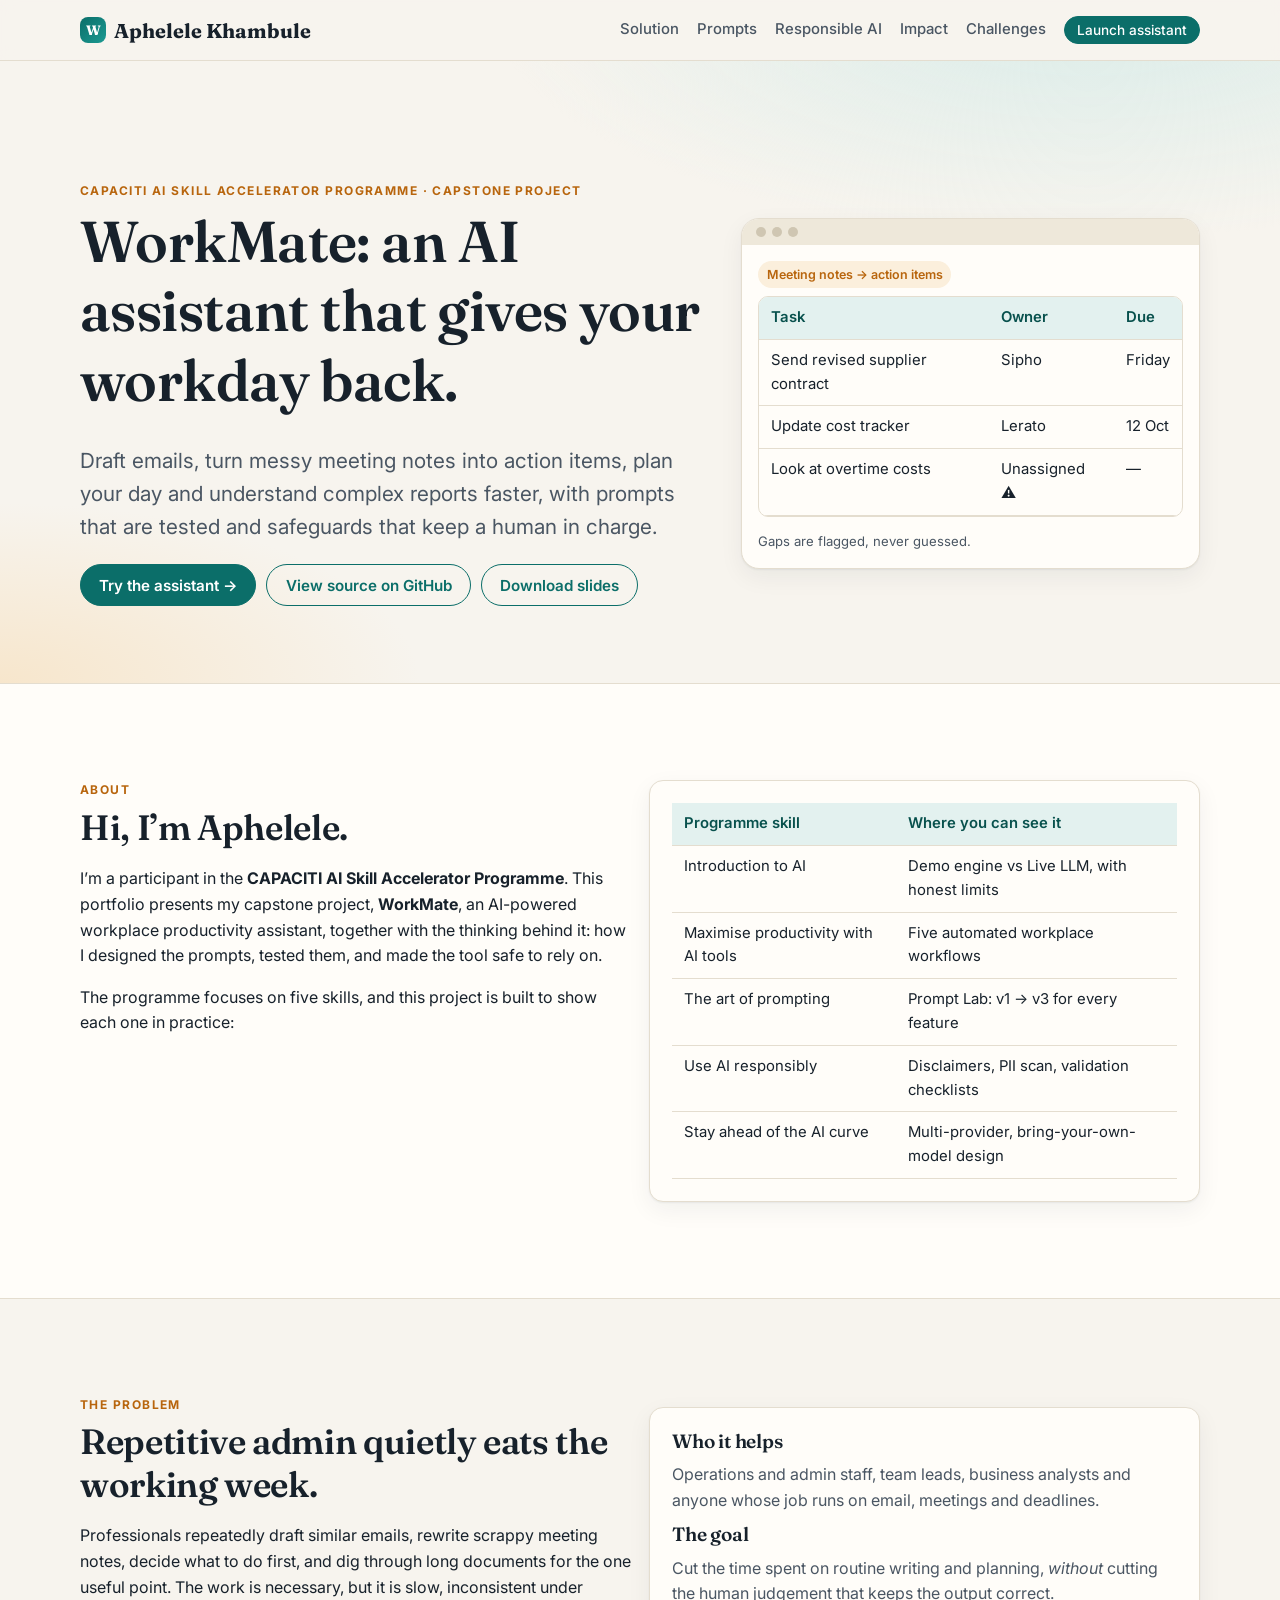
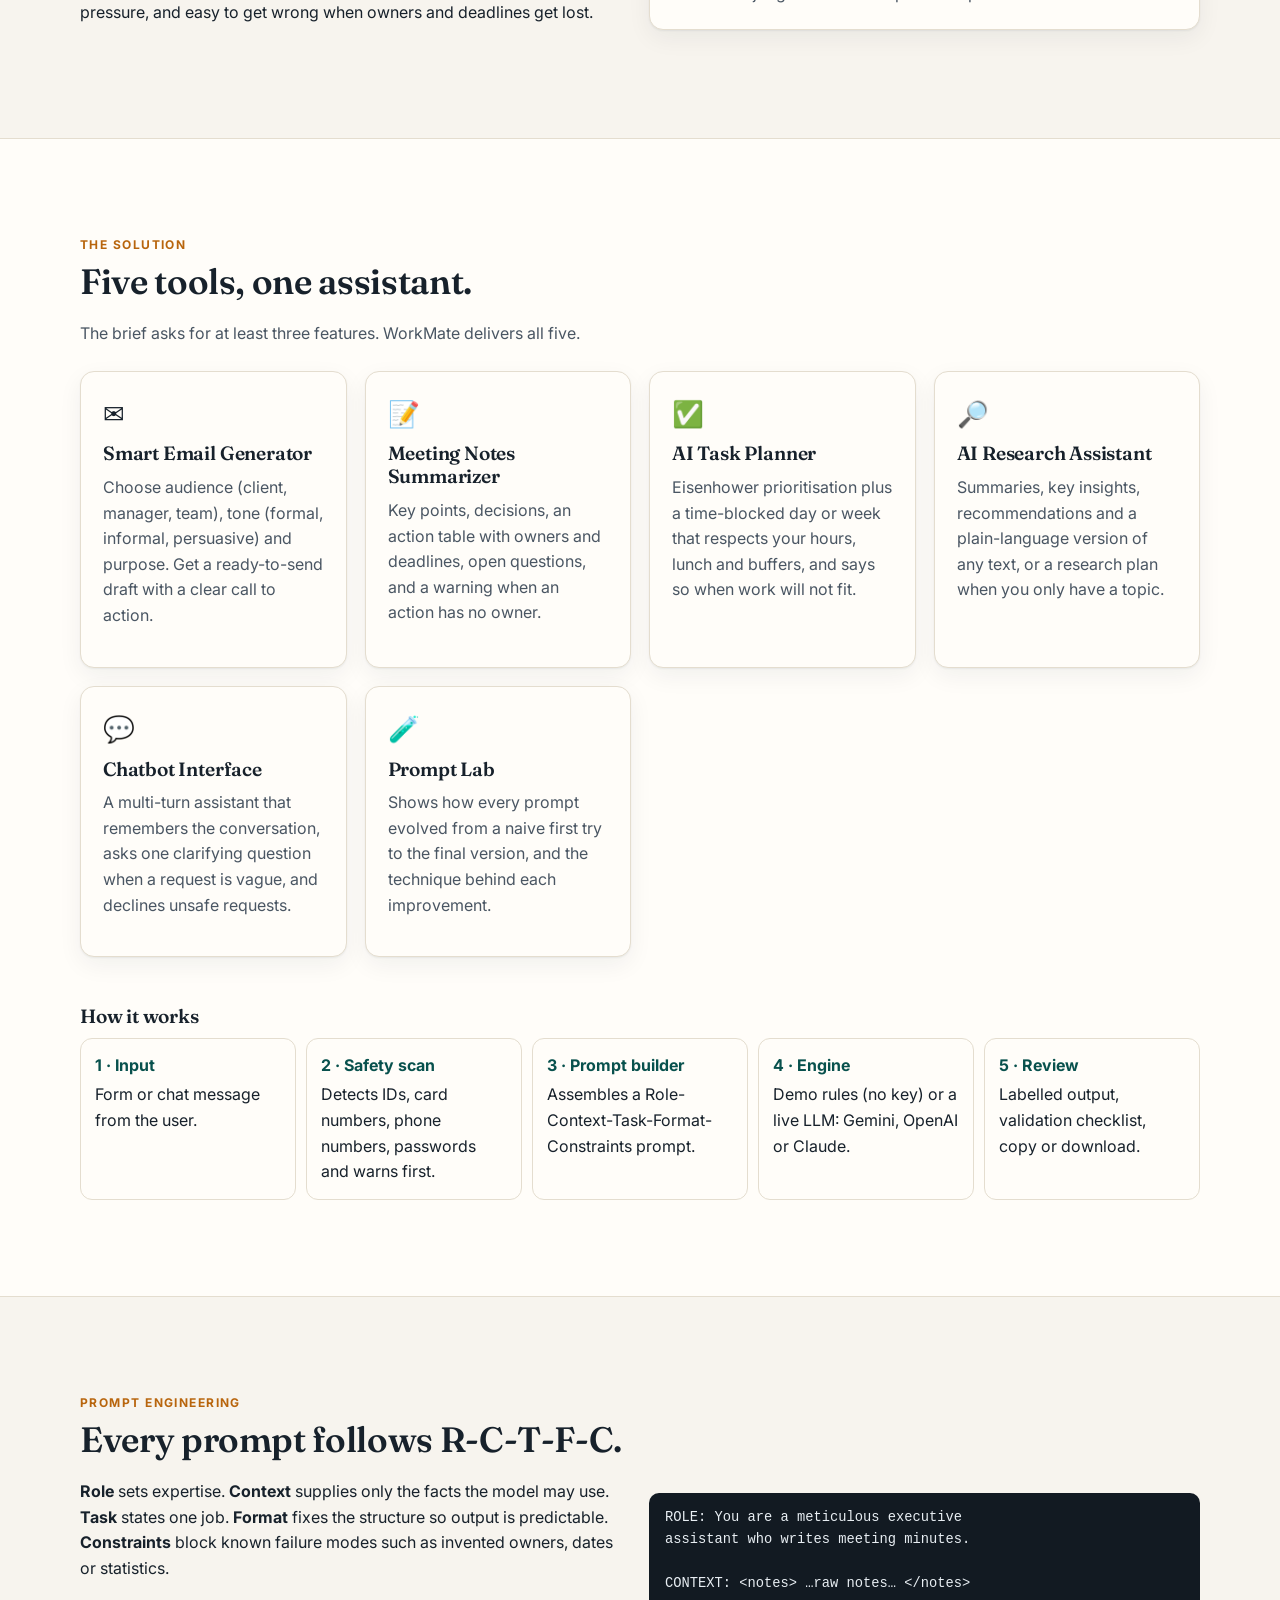
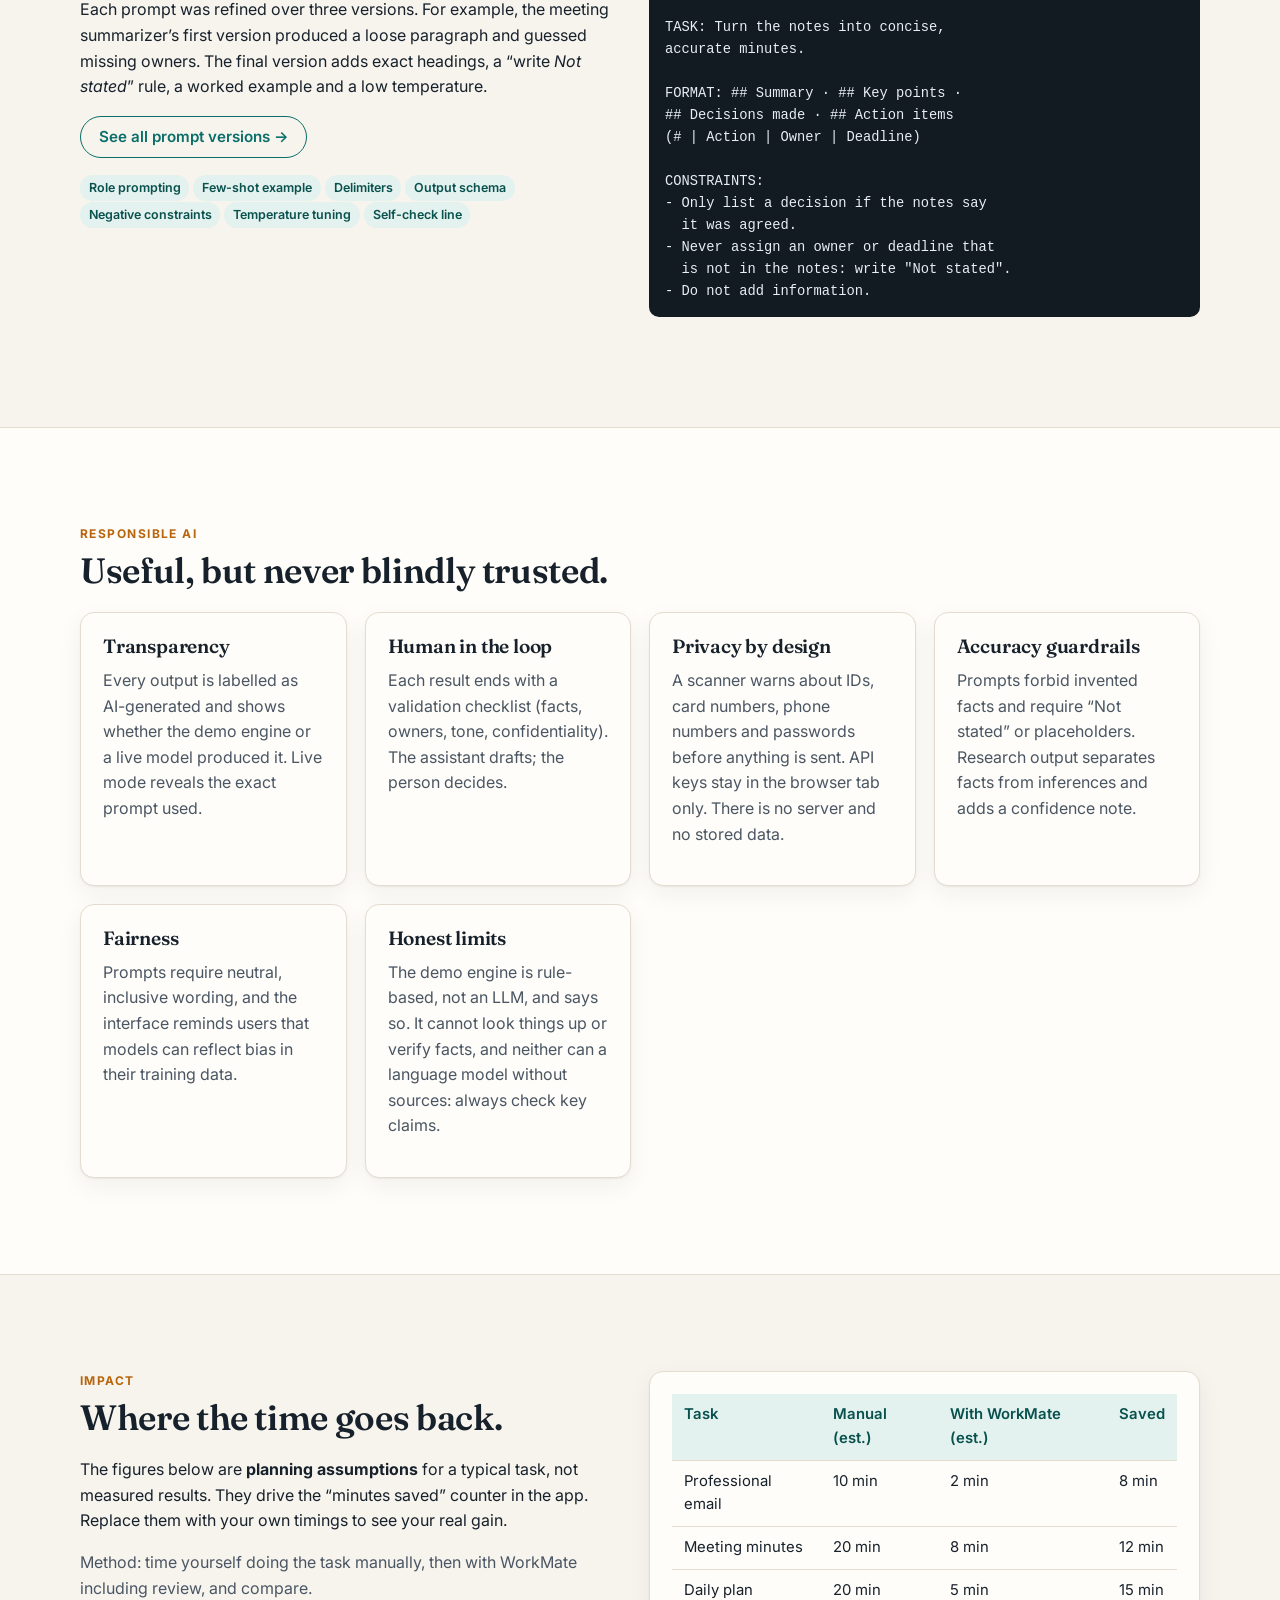
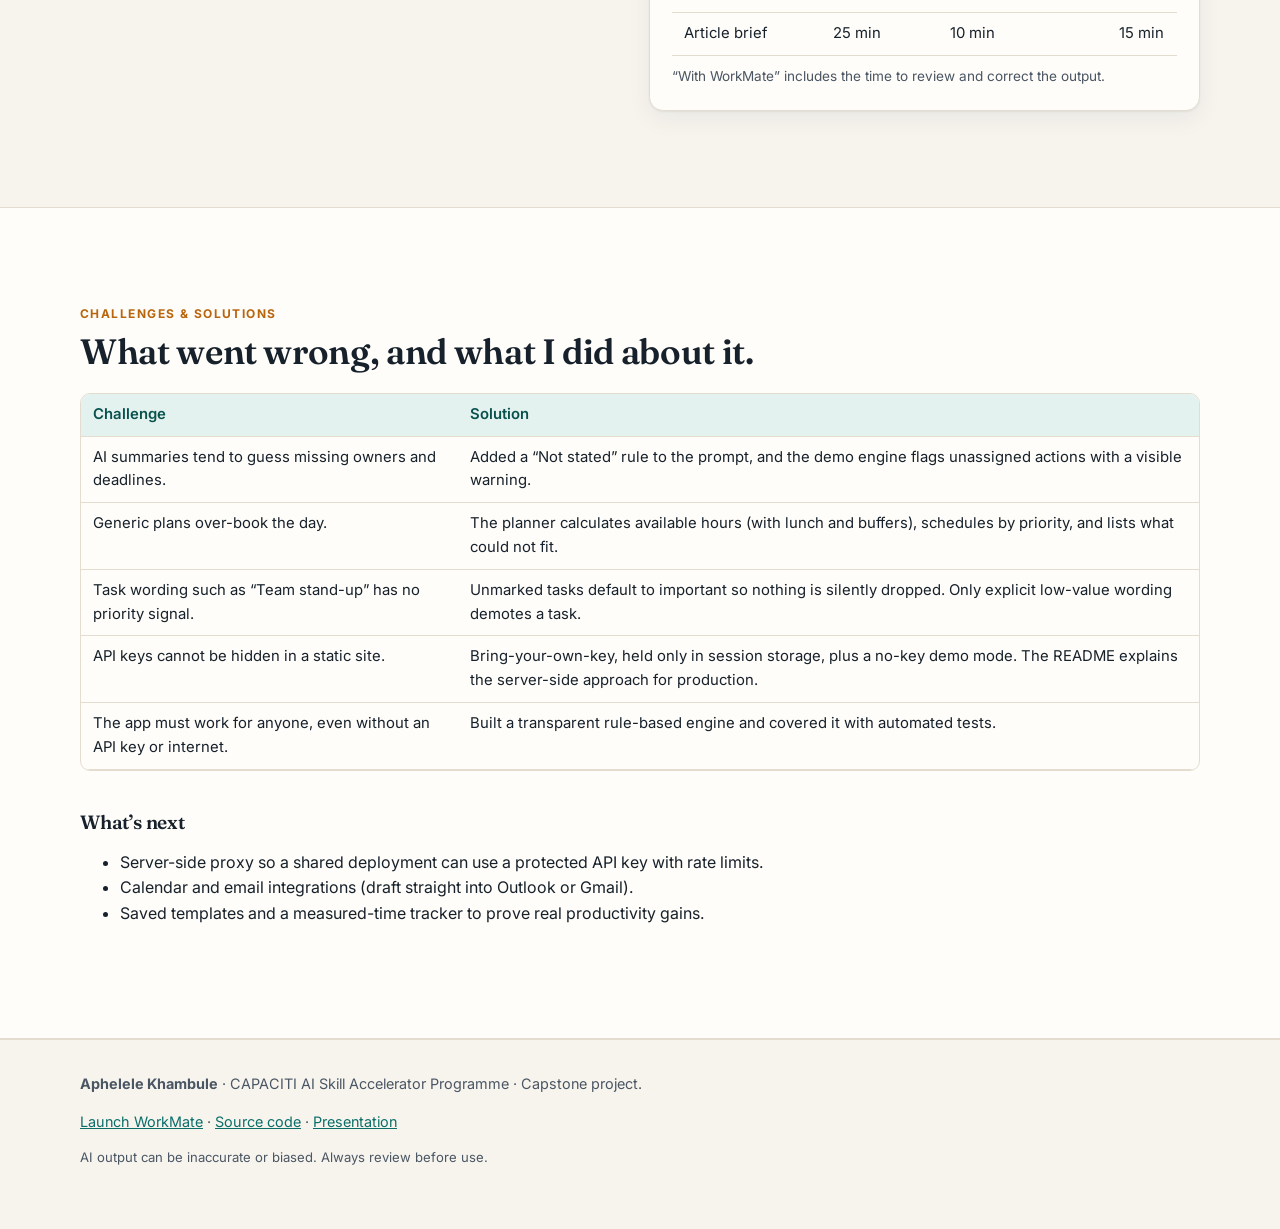
<file: index.html>
<!doctype html>
<html lang="en">
<head>
<meta charset="utf-8">
<meta name="viewport" content="width=device-width, initial-scale=1">
<title>Aphelele Khambule – AI Productivity Assistant Portfolio</title>
<meta name="description" content="Portfolio of Aphelele Khambule: WorkMate, an AI-powered workplace productivity assistant built for the CAPACITI AI Skill Accelerator Programme.">
<meta property="og:title" content="WorkMate – AI Workplace Productivity Assistant">
<meta property="og:description" content="Email generator, meeting summarizer, task planner, research assistant and chatbot, built with prompt engineering and responsible-AI safeguards.">
<link rel="icon" href="data:image/svg+xml,%3Csvg xmlns='http://www.w3.org/2000/svg' viewBox='0 0 32 32'%3E%3Crect width='32' height='32' rx='8' fill='%230b6e69'/%3E%3Ctext x='16' y='22' font-size='18' text-anchor='middle' fill='white' font-family='Georgia' font-weight='bold'%3EW%3C/text%3E%3C/svg%3E">
<link rel="preconnect" href="https://fonts.googleapis.com">
<link rel="preconnect" href="https://fonts.gstatic.com" crossorigin>
<link href="https://fonts.googleapis.com/css2?family=Fraunces:opsz,wght@9..144,600;9..144,700&family=Inter:wght@400;500;600;700&display=swap" rel="stylesheet">
<link rel="stylesheet" href="css/style.css">
</head>
<body>
<a class="skip" href="#about">Skip to content</a>
<header class="top">
  <div class="wrap">
    <a class="brand" href="#top"><span class="dot" aria-hidden="true">W</span>Aphelele Khambule</a>
    <nav class="nav" aria-label="Sections">
      <a href="#solution">Solution</a><a href="#prompts">Prompts</a><a href="#responsible">Responsible AI</a><a href="#impact">Impact</a><a href="#challenges">Challenges</a>
      <a class="btn small" href="app.html">Launch assistant</a>
    </nav>
  </div>
</header>

<main id="top">
<section class="hero">
  <div class="wrap hero-grid">
    <div>
      <p class="eyebrow">CAPACITI AI Skill Accelerator Programme · Capstone project</p>
      <h1>WorkMate: an AI assistant that gives your workday back.</h1>
      <p class="lead">Draft emails, turn messy meeting notes into action items, plan your day and understand complex reports faster, with prompts that are tested and safeguards that keep a human in charge.</p>
      <div class="actions">
        <a class="btn" href="app.html">Try the assistant →</a>
        <a class="btn ghost" id="repoLink" href="https://github.com/ApheleleKhambule/AI-Productivity-Assistant">View source on GitHub</a>
        <a class="btn ghost" href="presentation/WorkMate-Presentation.pptx" download>Download slides</a>
      </div>
    </div>
    <div class="mock" aria-hidden="true">
      <div class="bar"><i></i><i></i><i></i></div>
      <div class="body">
        <span class="pill amber">Meeting notes → action items</span>
        <div class="tablewrap"><table>
          <thead><tr><th>Task</th><th>Owner</th><th>Due</th></tr></thead>
          <tbody>
            <tr><td>Send revised supplier contract</td><td>Sipho</td><td>Friday</td></tr>
            <tr><td>Update cost tracker</td><td>Lerato</td><td>12 Oct</td></tr>
            <tr><td>Look at overtime costs</td><td>Unassigned ⚠</td><td>—</td></tr>
          </tbody></table></div>
        <p class="muted" style="margin:0;font-size:.82rem">Gaps are flagged, never guessed.</p>
      </div>
    </div>
  </div>
</section>

<section id="about" class="band">
  <div class="wrap grid g2" style="align-items:start">
    <div>
      <p class="eyebrow">About</p>
      <h2>Hi, I’m Aphelele.</h2>
      <p>I’m a participant in the <strong>CAPACITI AI Skill Accelerator Programme</strong>. This portfolio presents my capstone project, <strong>WorkMate</strong>, an AI-powered workplace productivity assistant, together with the thinking behind it: how I designed the prompts, tested them, and made the tool safe to rely on.</p>
      <p>The programme focuses on five skills, and this project is built to show each one in practice:</p>
    </div>
    <div class="card">
      <table>
        <thead><tr><th>Programme skill</th><th>Where you can see it</th></tr></thead>
        <tbody>
          <tr><td>Introduction to AI</td><td>Demo engine vs Live LLM, with honest limits</td></tr>
          <tr><td>Maximise productivity with AI tools</td><td>Five automated workplace workflows</td></tr>
          <tr><td>The art of prompting</td><td>Prompt Lab: v1 → v3 for every feature</td></tr>
          <tr><td>Use AI responsibly</td><td>Disclaimers, PII scan, validation checklists</td></tr>
          <tr><td>Stay ahead of the AI curve</td><td>Multi-provider, bring-your-own-model design</td></tr>
        </tbody>
      </table>
    </div>
  </div>
</section>

<section id="problem">
  <div class="wrap grid g2" style="align-items:center">
    <div>
      <p class="eyebrow">The problem</p>
      <h2>Repetitive admin quietly eats the working week.</h2>
      <p>Professionals repeatedly draft similar emails, rewrite scrappy meeting notes, decide what to do first, and dig through long documents for the one useful point. The work is necessary, but it is slow, inconsistent under pressure, and easy to get wrong when owners and deadlines get lost.</p>
    </div>
    <div class="card">
      <h3>Who it helps</h3>
      <p class="muted" style="margin-bottom:.6em">Operations and admin staff, team leads, business analysts and anyone whose job runs on email, meetings and deadlines.</p>
      <h3>The goal</h3>
      <p class="muted" style="margin:0">Cut the time spent on routine writing and planning, <em>without</em> cutting the human judgement that keeps the output correct.</p>
    </div>
  </div>
</section>

<section id="solution" class="band">
  <div class="wrap">
    <p class="eyebrow">The solution</p>
    <h2>Five tools, one assistant.</h2>
    <p class="muted" style="max-width:62ch">The brief asks for at least three features. WorkMate delivers all five.</p>
    <div class="grid g3" style="margin-top:24px">
      <a class="card" href="app.html#email" style="text-decoration:none;color:inherit"><span class="icon" aria-hidden="true">✉️</span><h3>Smart Email Generator</h3><p class="muted">Choose audience (client, manager, team), tone (formal, informal, persuasive) and purpose. Get a ready-to-send draft with a clear call to action.</p></a>
      <a class="card" href="app.html#meeting" style="text-decoration:none;color:inherit"><span class="icon" aria-hidden="true">📝</span><h3>Meeting Notes Summarizer</h3><p class="muted">Key points, decisions, an action table with owners and deadlines, open questions, and a warning when an action has no owner.</p></a>
      <a class="card" href="app.html#planner" style="text-decoration:none;color:inherit"><span class="icon" aria-hidden="true">✅</span><h3>AI Task Planner</h3><p class="muted">Eisenhower prioritisation plus a time-blocked day or week that respects your hours, lunch and buffers, and says so when work will not fit.</p></a>
      <a class="card" href="app.html#research" style="text-decoration:none;color:inherit"><span class="icon" aria-hidden="true">🔎</span><h3>AI Research Assistant</h3><p class="muted">Summaries, key insights, recommendations and a plain-language version of any text, or a research plan when you only have a topic.</p></a>
      <a class="card" href="app.html#chat" style="text-decoration:none;color:inherit"><span class="icon" aria-hidden="true">💬</span><h3>Chatbot Interface</h3><p class="muted">A multi-turn assistant that remembers the conversation, asks one clarifying question when a request is vague, and declines unsafe requests.</p></a>
      <a class="card" href="app.html#lab" style="text-decoration:none;color:inherit"><span class="icon" aria-hidden="true">🧪</span><h3>Prompt Lab</h3><p class="muted">Shows how every prompt evolved from a naive first try to the final version, and the technique behind each improvement.</p></a>
    </div>

    <h3 style="margin-top:48px">How it works</h3>
    <div class="flow" role="list">
      <div role="listitem"><b>1 · Input</b>Form or chat message from the user.</div>
      <div role="listitem"><b>2 · Safety scan</b>Detects IDs, card numbers, phone numbers, passwords and warns first.</div>
      <div role="listitem"><b>3 · Prompt builder</b>Assembles a Role-Context-Task-Format-Constraints prompt.</div>
      <div role="listitem"><b>4 · Engine</b>Demo rules (no key) or a live LLM: Gemini, OpenAI or Claude.</div>
      <div role="listitem"><b>5 · Review</b>Labelled output, validation checklist, copy or download.</div>
    </div>
  </div>
</section>

<section id="prompts">
  <div class="wrap">
    <p class="eyebrow">Prompt engineering</p>
    <h2>Every prompt follows R-C-T-F-C.</h2>
    <div class="grid g2">
      <div>
        <p><strong>Role</strong> sets expertise. <strong>Context</strong> supplies only the facts the model may use. <strong>Task</strong> states one job. <strong>Format</strong> fixes the structure so output is predictable. <strong>Constraints</strong> block known failure modes such as invented owners, dates or statistics.</p>
        <p>Each prompt was refined over three versions. For example, the meeting summarizer’s first version produced a loose paragraph and guessed missing owners. The final version adds exact headings, a “write <em>Not stated</em>” rule, a worked example and a low temperature.</p>
        <p><a class="btn ghost" href="app.html#lab">See all prompt versions →</a></p>
        <p><span class="pill">Role prompting</span> <span class="pill">Few-shot example</span> <span class="pill">Delimiters</span> <span class="pill">Output schema</span> <span class="pill">Negative constraints</span> <span class="pill">Temperature tuning</span> <span class="pill">Self-check line</span></p>
      </div>
      <pre aria-label="Sample prompt">ROLE: You are a meticulous executive
assistant who writes meeting minutes.

CONTEXT: &lt;notes&gt; …raw notes… &lt;/notes&gt;

TASK: Turn the notes into concise,
accurate minutes.

FORMAT: ## Summary · ## Key points ·
## Decisions made · ## Action items
(# | Action | Owner | Deadline)

CONSTRAINTS:
- Only list a decision if the notes say
  it was agreed.
- Never assign an owner or deadline that
  is not in the notes: write "Not stated".
- Do not add information.</pre>
    </div>
  </div>
</section>

<section id="responsible" class="band">
  <div class="wrap">
    <p class="eyebrow">Responsible AI</p>
    <h2>Useful, but never blindly trusted.</h2>
    <div class="grid g3" style="margin-top:20px">
      <div class="card"><h3>Transparency</h3><p class="muted">Every output is labelled as AI-generated and shows whether the demo engine or a live model produced it. Live mode reveals the exact prompt used.</p></div>
      <div class="card"><h3>Human in the loop</h3><p class="muted">Each result ends with a validation checklist (facts, owners, tone, confidentiality). The assistant drafts; the person decides.</p></div>
      <div class="card"><h3>Privacy by design</h3><p class="muted">A scanner warns about IDs, card numbers, phone numbers and passwords before anything is sent. API keys stay in the browser tab only. There is no server and no stored data.</p></div>
      <div class="card"><h3>Accuracy guardrails</h3><p class="muted">Prompts forbid invented facts and require “Not stated” or placeholders. Research output separates facts from inferences and adds a confidence note.</p></div>
      <div class="card"><h3>Fairness</h3><p class="muted">Prompts require neutral, inclusive wording, and the interface reminds users that models can reflect bias in their training data.</p></div>
      <div class="card"><h3>Honest limits</h3><p class="muted">The demo engine is rule-based, not an LLM, and says so. It cannot look things up or verify facts, and neither can a language model without sources: always check key claims.</p></div>
    </div>
  </div>
</section>

<section id="impact">
  <div class="wrap grid g2" style="align-items:start">
    <div>
      <p class="eyebrow">Impact</p>
      <h2>Where the time goes back.</h2>
      <p>The figures below are <strong>planning assumptions</strong> for a typical task, not measured results. They drive the “minutes saved” counter in the app. Replace them with your own timings to see your real gain.</p>
      <p class="muted">Method: time yourself doing the task manually, then with WorkMate including review, and compare.</p>
    </div>
    <div class="card">
      <table>
        <thead><tr><th>Task</th><th>Manual (est.)</th><th>With WorkMate (est.)</th><th>Saved</th></tr></thead>
        <tbody>
          <tr><td>Professional email</td><td>10 min</td><td>2 min</td><td>8 min</td></tr>
          <tr><td>Meeting minutes</td><td>20 min</td><td>8 min</td><td>12 min</td></tr>
          <tr><td>Daily plan</td><td>20 min</td><td>5 min</td><td>15 min</td></tr>
          <tr><td>Article brief</td><td>25 min</td><td>10 min</td><td>15 min</td></tr>
        </tbody>
      </table>
      <p class="muted" style="font-size:.85rem;margin:.8em 0 0">“With WorkMate” includes the time to review and correct the output.</p>
    </div>
  </div>
</section>

<section id="challenges" class="band">
  <div class="wrap">
    <p class="eyebrow">Challenges &amp; solutions</p>
    <h2>What went wrong, and what I did about it.</h2>
    <div class="tablewrap" style="background:var(--card);margin-top:20px"><table>
      <thead><tr><th>Challenge</th><th>Solution</th></tr></thead>
      <tbody>
        <tr><td>AI summaries tend to guess missing owners and deadlines.</td><td>Added a “Not stated” rule to the prompt, and the demo engine flags unassigned actions with a visible warning.</td></tr>
        <tr><td>Generic plans over-book the day.</td><td>The planner calculates available hours (with lunch and buffers), schedules by priority, and lists what could not fit.</td></tr>
        <tr><td>Task wording such as “Team stand-up” has no priority signal.</td><td>Unmarked tasks default to important so nothing is silently dropped. Only explicit low-value wording demotes a task.</td></tr>
        <tr><td>API keys cannot be hidden in a static site.</td><td>Bring-your-own-key, held only in session storage, plus a no-key demo mode. The README explains the server-side approach for production.</td></tr>
        <tr><td>The app must work for anyone, even without an API key or internet.</td><td>Built a transparent rule-based engine and covered it with automated tests.</td></tr>
      </tbody></table></div>

    <h3 style="margin-top:40px">What’s next</h3>
    <ul>
      <li>Server-side proxy so a shared deployment can use a protected API key with rate limits.</li>
      <li>Calendar and email integrations (draft straight into Outlook or Gmail).</li>
      <li>Saved templates and a measured-time tracker to prove real productivity gains.</li>
    </ul>
  </div>
</section>
</main>

<footer>
  <div class="wrap">
    <p><strong>Aphelele Khambule</strong> · CAPACITI AI Skill Accelerator Programme · Capstone project.</p>
    <p><a href="app.html">Launch WorkMate</a> · <a href="https://github.com/ApheleleKhambule/AI-Productivity-Assistant">Source code</a> · <a href="presentation/WorkMate-Presentation.pptx" download>Presentation</a></p>
    <p class="muted" style="font-size:.82rem">AI output can be inaccurate or biased. Always review before use.</p>
  </div>
</footer>
</body>
</html>
</file>
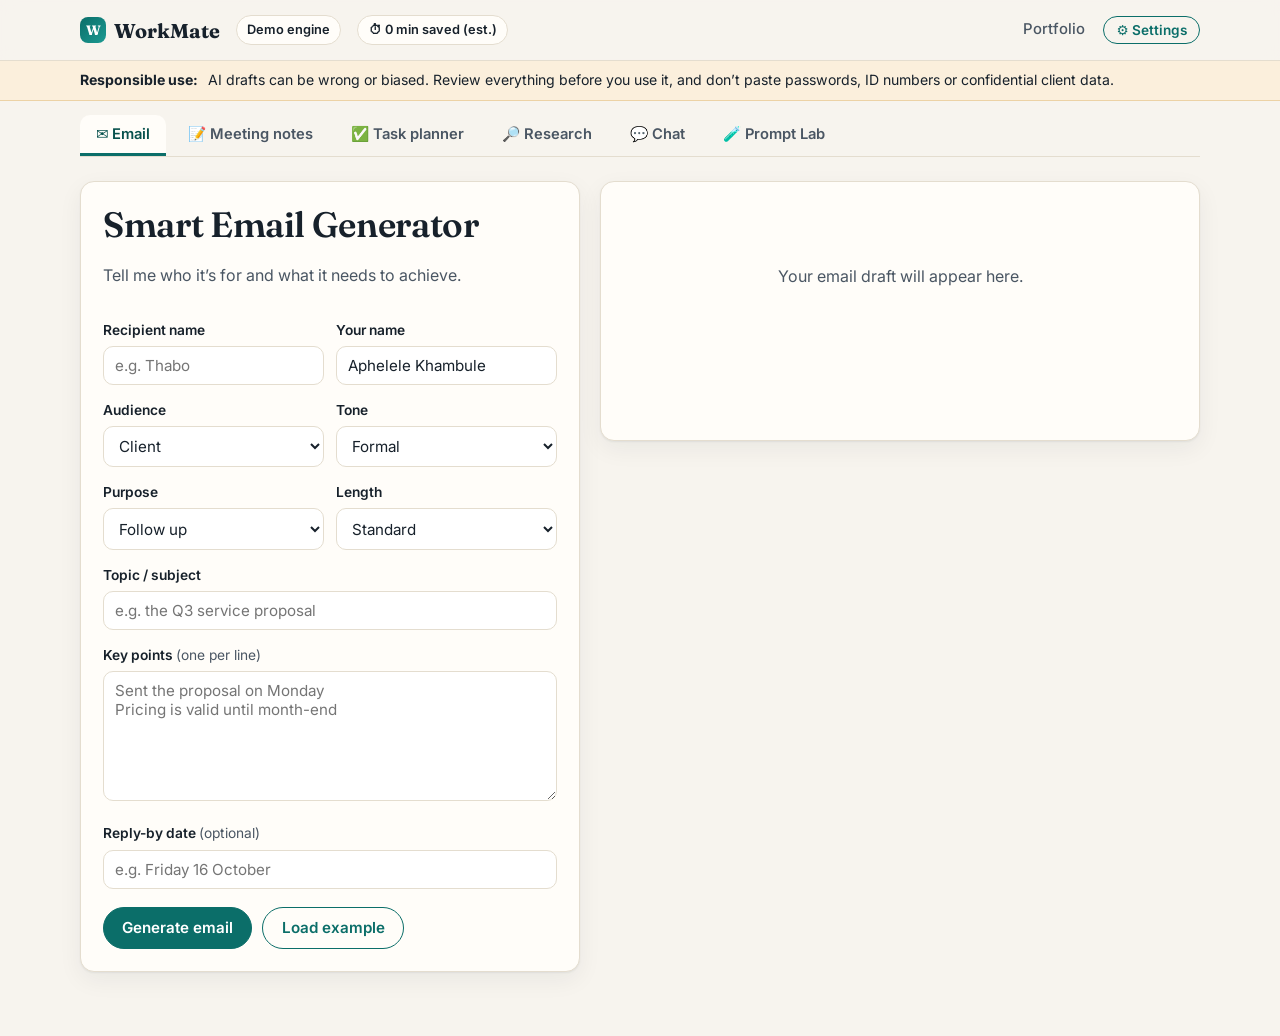
<file: app.html>
<!doctype html>
<html lang="en">
<head>
<meta charset="utf-8">
<meta name="viewport" content="width=device-width, initial-scale=1">
<title>WorkMate – AI Workplace Productivity Assistant</title>
<meta name="description" content="Draft emails, summarise meetings, plan your day and research faster with WorkMate, an AI-powered workplace productivity assistant.">
<link rel="preconnect" href="https://fonts.googleapis.com">
<link rel="preconnect" href="https://fonts.gstatic.com" crossorigin>
<link href="https://fonts.googleapis.com/css2?family=Fraunces:opsz,wght@9..144,600;9..144,700&family=Inter:wght@400;500;600;700&display=swap" rel="stylesheet">
<link rel="stylesheet" href="css/style.css">
</head>
<body>
<a class="skip" href="#main">Skip to the assistant</a>
<header class="top">
  <div class="wrap">
    <a class="brand" href="index.html" aria-label="Back to portfolio"><span class="dot" aria-hidden="true">W</span>WorkMate</a>
    <span class="chip" id="modeChip">Demo engine</span>
    <span class="chip" id="savedChip" title="Rough estimate based on typical manual times – see Impact on the portfolio page">⏱ 0 min saved (est.)</span>
    <nav class="nav" aria-label="Main">
      <a href="index.html">Portfolio</a>
      <button class="btn small ghost" id="openSettings" type="button">⚙ Settings</button>
    </nav>
  </div>
</header>
<div class="notice" role="note">
  <div class="wrap"><strong>Responsible use:</strong> AI drafts can be wrong or biased. Review everything before you use it, and don’t paste passwords, ID numbers or confidential client data.</div>
</div>

<main id="main" class="wrap">
  <div class="tabs" role="tablist" aria-label="Assistant tools">
    <button class="tab" role="tab" id="t-email" aria-controls="p-email" aria-selected="true">✉️ Email</button>
    <button class="tab" role="tab" id="t-meeting" aria-controls="p-meeting" aria-selected="false" tabindex="-1">📝 Meeting notes</button>
    <button class="tab" role="tab" id="t-planner" aria-controls="p-planner" aria-selected="false" tabindex="-1">✅ Task planner</button>
    <button class="tab" role="tab" id="t-research" aria-controls="p-research" aria-selected="false" tabindex="-1">🔎 Research</button>
    <button class="tab" role="tab" id="t-chat" aria-controls="p-chat" aria-selected="false" tabindex="-1">💬 Chat</button>
    <button class="tab" role="tab" id="t-lab" aria-controls="p-lab" aria-selected="false" tabindex="-1">🧪 Prompt Lab</button>
  </div>

  <!-- EMAIL -->
  <div class="panel" id="p-email" role="tabpanel" aria-labelledby="t-email">
    <div class="split">
      <form class="card" data-feature="email" autocomplete="off">
        <h2>Smart Email Generator</h2>
        <p class="muted">Tell me who it’s for and what it needs to achieve.</p>
        <div class="row">
          <div><label for="e-recipient">Recipient name</label><input type="text" id="e-recipient" name="recipient" placeholder="e.g. Thabo"></div>
          <div><label for="e-sender">Your name</label><input type="text" id="e-sender" name="sender" value="Aphelele Khambule"></div>
        </div>
        <div class="row">
          <div><label for="e-audience">Audience</label><select id="e-audience" name="audience"><option value="client">Client</option><option value="manager">Manager</option><option value="team">Team</option></select></div>
          <div><label for="e-tone">Tone</label><select id="e-tone" name="tone"><option value="formal">Formal</option><option value="informal">Informal</option><option value="persuasive">Persuasive</option></select></div>
        </div>
        <div class="row">
          <div><label for="e-purpose">Purpose</label><select id="e-purpose" name="purpose"><option value="followup">Follow up</option><option value="request">Make a request</option><option value="update">Give an update</option><option value="meeting">Request a meeting</option><option value="apology">Apologise</option><option value="intro">Introduce</option><option value="thanks">Say thank you</option></select></div>
          <div><label for="e-length">Length</label><select id="e-length" name="length"><option value="standard">Standard</option><option value="short">Short</option></select></div>
        </div>
        <label for="e-subject">Topic / subject</label><input type="text" id="e-subject" name="subject" placeholder="e.g. the Q3 service proposal" required>
        <label for="e-details">Key points <span class="hint">(one per line)</span></label><textarea id="e-details" name="details" placeholder="Sent the proposal on Monday&#10;Pricing is valid until month-end"></textarea>
        <label for="e-deadline">Reply-by date <span class="hint">(optional)</span></label><input type="text" id="e-deadline" name="deadline" placeholder="e.g. Friday 16 October">
        <div class="actions"><button class="btn" type="submit">Generate email</button><button class="btn ghost" type="button" data-example="email">Load example</button></div>
      </form>
      <div class="card out" id="out-email" aria-live="polite"><div class="placeholder">Your email draft will appear here.</div></div>
    </div>
  </div>

  <!-- MEETING -->
  <div class="panel" id="p-meeting" role="tabpanel" aria-labelledby="t-meeting" hidden>
    <div class="split">
      <form class="card" data-feature="meeting">
        <h2>Meeting Notes Summarizer</h2>
        <p class="muted">Paste messy notes. I’ll pull out key points, decisions, action items, owners and deadlines.</p>
        <label for="m-notes">Meeting notes</label>
        <textarea id="m-notes" name="notes" style="min-height:280px" placeholder="Weekly Ops Meeting&#10;Attendees: Sipho, Lerato, Naledi&#10;..." required></textarea>
        <div class="actions"><button class="btn" type="submit">Summarise notes</button><button class="btn ghost" type="button" data-example="meeting">Load example</button></div>
      </form>
      <div class="card out" id="out-meeting" aria-live="polite"><div class="placeholder">Your meeting summary will appear here.</div></div>
    </div>
  </div>

  <!-- PLANNER -->
  <div class="panel" id="p-planner" role="tabpanel" aria-labelledby="t-planner" hidden>
    <div class="split">
      <form class="card" data-feature="planner">
        <h2>AI Task Planner</h2>
        <p class="muted">One task per line. Add a duration (<code>2h</code>, <code>30m</code>) and words like <code>urgent</code> or <code>important</code> to guide priority.</p>
        <label for="p-tasks">Tasks</label>
        <textarea id="p-tasks" name="tasks" style="min-height:200px" placeholder="Prepare client report 2h urgent&#10;Team stand-up 15m&#10;Review budget 1h important" required></textarea>
        <div class="row">
          <div><label for="p-mode">Plan</label><select id="p-mode" name="mode"><option value="daily">Daily</option><option value="weekly">Weekly (Mon–Fri)</option></select></div>
          <div><label for="p-start">Day starts</label><input type="time" id="p-start" name="start" value="08:00"></div>
          <div><label for="p-end">Day ends</label><input type="time" id="p-end" name="end" value="16:30"></div>
          <div><label for="p-break">Buffer (min)</label><input type="number" id="p-break" name="breakMins" value="10" min="0" max="60"></div>
        </div>
        <div class="checkrow"><input type="checkbox" id="p-lunch" name="lunch" checked><label for="p-lunch" style="margin:0;font-weight:500">Reserve lunch 12:30–13:00</label></div>
        <div class="actions"><button class="btn" type="submit">Build my plan</button><button class="btn ghost" type="button" data-example="planner">Load example</button></div>
      </form>
      <div class="card out" id="out-planner" aria-live="polite"><div class="placeholder">Your prioritised plan will appear here.</div></div>
    </div>
  </div>

  <!-- RESEARCH -->
  <div class="panel" id="p-research" role="tabpanel" aria-labelledby="t-research" hidden>
    <div class="split">
      <form class="card" data-feature="research">
        <h2>AI Research Assistant</h2>
        <p class="muted">Paste an article or report to summarise, or just enter a topic to get a research plan.</p>
        <label for="r-topic">Topic / question</label><input type="text" id="r-topic" name="topic" placeholder="e.g. Hybrid work and productivity">
        <label for="r-text">Article or report text <span class="hint">(optional)</span></label>
        <textarea id="r-text" name="text" style="min-height:220px" placeholder="Paste the text here…"></textarea>
        <label for="r-level">Explain at</label><select id="r-level" name="level"><option value="plain">Plain language</option><option value="expert">Professional level</option></select>
        <div class="actions"><button class="btn" type="submit">Research</button><button class="btn ghost" type="button" data-example="research">Load example</button></div>
      </form>
      <div class="card out" id="out-research" aria-live="polite"><div class="placeholder">Your research brief will appear here.</div></div>
    </div>
  </div>

  <!-- CHAT -->
  <div class="panel" id="p-chat" role="tabpanel" aria-labelledby="t-chat" hidden>
    <div class="card chatbox">
      <div class="msgs" id="msgs" aria-live="polite" aria-label="Conversation"></div>
      <div class="suggest" id="suggest"></div>
      <form class="chatform" id="chatform">
        <label for="chatin" class="sr" style="position:absolute;left:-999px">Message</label>
        <textarea id="chatin" placeholder="Ask WorkMate… (Enter to send, Shift+Enter for a new line)" rows="1"></textarea>
        <button class="btn" type="submit" id="sendBtn">Send</button>
        <button class="btn ghost" type="button" id="clearChat" title="Start a new conversation">New</button>
      </form>
    </div>
  </div>

  <!-- PROMPT LAB -->
  <div class="panel" id="p-lab" role="tabpanel" aria-labelledby="t-lab" hidden>
    <h2>Prompt Lab</h2>
    <p class="muted" style="max-width:70ch">Every prompt follows the <strong>R-C-T-F-C</strong> pattern: <strong>R</strong>ole · <strong>C</strong>ontext · <strong>T</strong>ask · <strong>F</strong>ormat · <strong>C</strong>onstraints. Below is how each one evolved from a naive first attempt (v1) to the version used in Live AI mode. In Live mode, the exact prompt sent is shown under each result.</p>
    <div id="lab" class="grid"></div>
    <h3 style="margin-top:2em">Shared system prompt</h3>
    <pre id="sysprompt"></pre>
  </div>
</main>

<dialog id="settings" aria-labelledby="sTitle">
  <form method="dialog" id="settingsForm">
    <h2 id="sTitle" style="font-size:1.4rem">Settings</h2>
    <p class="muted" style="font-size:.9rem"><strong>Demo engine</strong> works instantly with no key, using transparent rules (not an LLM). <strong>Live AI</strong> sends your text to the provider you choose using your own API key.</p>
    <label for="s-mode">Mode</label>
    <select id="s-mode"><option value="demo">Demo engine (no key needed)</option><option value="live">Live AI (use my API key)</option></select>
    <div id="liveFields">
      <label for="s-provider">Provider</label><select id="s-provider"></select>
      <label for="s-model">Model <span class="hint">(leave blank for default)</span></label><input type="text" id="s-model" autocomplete="off">
      <label for="s-key">API key</label><input type="password" id="s-key" autocomplete="off" placeholder="Paste your key">
      <p class="muted" style="font-size:.82rem;margin-top:6px">Get a key: <a id="keyLink" href="#" target="_blank" rel="noopener">provider console</a>. Your key is kept only in this browser tab (cleared when you close it) and sent only to the provider. Don’t use Live mode on a shared computer.</p>
    </div>
    <div class="actions"><button class="btn" value="save" id="saveSettings">Save</button><button class="btn ghost" value="cancel">Cancel</button></div>
  </form>
</dialog>

<script src="js/engine.js"></script>
<script src="js/prompts.js"></script>
<script src="js/ai.js"></script>
<script src="js/app.js"></script>
</body>
</html>
</file>
<file: css/style.css>
:root {
  --ink: #17212b; --ink-soft: #4a5663; --paper: #f7f4ee; --card: #fffdf9; --line: #e4ddcf;
  --teal: #0b6e69; --teal-dark: #08514d; --teal-tint: #e3f1ef; --amber: #b8650d; --amber-tint: #fbefdc;
  --red: #a4262c; --red-tint: #fbe9ea; --radius: 14px; --shadow: 0 1px 2px rgba(23,33,43,.06), 0 8px 24px rgba(23,33,43,.06);
  --serif: 'Fraunces', Georgia, 'Times New Roman', serif; --sans: 'Inter', system-ui, -apple-system, 'Segoe UI', Roboto, sans-serif;
}
* { box-sizing: border-box; }
html { scroll-behavior: smooth; }
body { margin: 0; font-family: var(--sans); color: var(--ink); background: var(--paper); line-height: 1.6; -webkit-font-smoothing: antialiased; }
img, svg { max-width: 100%; }
a { color: var(--teal); }
h1, h2, h3, h4 { font-family: var(--serif); line-height: 1.2; margin: 0 0 .5em; letter-spacing: -.01em; }
h1 { font-size: clamp(2.2rem, 5vw, 3.6rem); font-weight: 600; }
h2 { font-size: clamp(1.6rem, 3vw, 2.2rem); font-weight: 600; }
h3 { font-size: 1.2rem; font-weight: 600; }
p { margin: 0 0 1em; }
:focus-visible { outline: 3px solid var(--amber); outline-offset: 2px; border-radius: 6px; }
.wrap { width: min(1120px, 100% - 32px); margin-inline: auto; }
.skip { position: absolute; left: -999px; top: 8px; background: var(--ink); color: #fff; padding: 8px 14px; border-radius: 8px; z-index: 99; }
.skip:focus { left: 8px; }

/* buttons */
.btn { display: inline-flex; align-items: center; gap: .5em; font: 600 .95rem var(--sans); padding: .7em 1.2em; border-radius: 999px; border: 1.5px solid var(--teal); background: var(--teal); color: #fff; cursor: pointer; text-decoration: none; transition: transform .12s, background .12s; }
.btn:hover { background: var(--teal-dark); transform: translateY(-1px); }
.btn.ghost { background: transparent; color: var(--teal); }
.btn.ghost:hover { background: var(--teal-tint); }
.btn.small { padding: .4em .9em; font-size: .85rem; }
.btn[disabled] { opacity: .55; cursor: progress; transform: none; }

/* header / nav */
.top { position: sticky; top: 0; z-index: 20; background: rgba(247,244,238,.92); backdrop-filter: blur(8px); border-bottom: 1px solid var(--line); }
.top .wrap { display: flex; align-items: center; gap: 16px; min-height: 60px; flex-wrap: wrap; padding-block: 6px; }
.brand { font: 700 1.25rem var(--serif); color: var(--ink); text-decoration: none; display: flex; align-items: center; gap: 8px; }
.brand .dot { width: 26px; height: 26px; border-radius: 8px; background: linear-gradient(135deg, var(--teal), #1c9a92); display: inline-grid; place-items: center; color: #fff; font-size: .85rem; }
.nav { margin-left: auto; display: flex; gap: 6px 18px; flex-wrap: wrap; align-items: center; }
.nav a { color: var(--ink-soft); text-decoration: none; font-weight: 500; font-size: .93rem; }
.nav a:hover { color: var(--teal); }

/* cards & sections */
section { padding: clamp(48px, 8vw, 96px) 0; }
.band { background: var(--card); border-block: 1px solid var(--line); }
.eyebrow { text-transform: uppercase; letter-spacing: .12em; font-size: .75rem; font-weight: 700; color: var(--amber); margin-bottom: .6em; }
.card { background: var(--card); border: 1px solid var(--line); border-radius: var(--radius); padding: 22px; box-shadow: var(--shadow); }
.grid { display: grid; gap: 18px; }
.g2 { grid-template-columns: repeat(auto-fit, minmax(min(100%, 320px), 1fr)); }
.g3 { grid-template-columns: repeat(auto-fit, minmax(min(100%, 250px), 1fr)); }
.pill { display: inline-block; font-size: .78rem; font-weight: 600; padding: .25em .7em; border-radius: 999px; background: var(--teal-tint); color: var(--teal-dark); }
.pill.amber { background: var(--amber-tint); color: var(--amber); }
.muted { color: var(--ink-soft); }
.icon { font-size: 1.6rem; display: block; margin-bottom: 8px; }
table { border-collapse: collapse; width: 100%; font-size: .93rem; }
th, td { text-align: left; padding: 9px 12px; border-bottom: 1px solid var(--line); vertical-align: top; }
th { background: var(--teal-tint); color: var(--teal-dark); font-weight: 600; }
.tablewrap { overflow-x: auto; margin: .6em 0 1em; border: 1px solid var(--line); border-radius: 10px; }
code, pre { font-family: ui-monospace, SFMono-Regular, Menlo, monospace; font-size: .86em; }
pre { background: #121a22; color: #e8eef3; padding: 14px 16px; border-radius: 10px; overflow-x: auto; white-space: pre-wrap; }
:not(pre) > code { background: var(--amber-tint); padding: .1em .4em; border-radius: 5px; }

/* app */
.notice { background: var(--amber-tint); border-bottom: 1px solid #ecd2a5; font-size: .88rem; }
.notice .wrap { padding-block: 8px; display: flex; gap: 10px; align-items: center; flex-wrap: wrap; }
.chip { font-size: .8rem; font-weight: 600; padding: .3em .8em; border-radius: 999px; background: var(--card); border: 1px solid var(--line); white-space: nowrap; }
.chip.live { background: var(--teal-tint); border-color: #b5d9d5; color: var(--teal-dark); }
.tabs { display: flex; gap: 6px; overflow-x: auto; padding: 14px 0 0; border-bottom: 1px solid var(--line); scrollbar-width: thin; }
.tab { font: 600 .92rem var(--sans); border: 0; background: transparent; color: var(--ink-soft); padding: 10px 16px; border-radius: 10px 10px 0 0; cursor: pointer; white-space: nowrap; border-bottom: 3px solid transparent; }
.tab:hover { color: var(--teal); }
.tab[aria-selected="true"] { color: var(--teal-dark); border-bottom-color: var(--teal); background: var(--card); }
.panel { padding: 24px 0 64px; }
.panel[hidden] { display: none; }
.split { display: grid; gap: 20px; grid-template-columns: minmax(0, 5fr) minmax(0, 6fr); align-items: start; }
@media (max-width: 860px) { .split { grid-template-columns: 1fr; } }
label { display: block; font-weight: 600; font-size: .86rem; margin: 14px 0 5px; }
label .hint { font-weight: 400; color: var(--ink-soft); }
input[type=text], input[type=time], input[type=number], input[type=password], select, textarea { width: 100%; font: 400 .95rem var(--sans); padding: .6em .75em; border: 1.5px solid var(--line); border-radius: 10px; background: #fff; color: var(--ink); }
input:focus, select:focus, textarea:focus { border-color: var(--teal); outline: 3px solid var(--teal-tint); }
textarea { min-height: 130px; resize: vertical; }
.row { display: grid; gap: 12px; grid-template-columns: repeat(auto-fit, minmax(140px, 1fr)); }
.checkrow { display: flex; align-items: center; gap: 8px; font-weight: 500; margin-top: 12px; }
.checkrow input { width: 18px; height: 18px; accent-color: var(--teal); }
.actions { display: flex; gap: 10px; flex-wrap: wrap; margin-top: 18px; }
.out { min-height: 260px; }
.out .placeholder { color: var(--ink-soft); text-align: center; padding: 60px 16px; }
.out h3, .out h4, .out h5 { font-family: var(--sans); color: var(--teal-dark); margin: 1.1em 0 .4em; }
.out h3:first-child, .out h4:first-child { margin-top: 0; }
.out h3 { font-size: 1.15rem; } .out h4 { font-size: 1rem; } .out h5 { font-size: .95rem; }
.out ul, .out ol { margin: 0 0 1em; padding-left: 1.3em; }
.out blockquote { margin: 0 0 1em; padding: 8px 14px; border-left: 4px solid var(--amber); background: var(--amber-tint); border-radius: 0 8px 8px 0; }
.out-head { display: flex; gap: 8px; flex-wrap: wrap; align-items: center; justify-content: space-between; margin-bottom: 12px; }
.check { border-top: 1px dashed var(--line); margin-top: 16px; padding-top: 12px; font-size: .88rem; }
.check .checkrow { margin-top: 6px; font-weight: 400; }
.disclaimer { font-size: .8rem; color: var(--ink-soft); margin-top: 10px; }
.err { background: var(--red-tint); color: var(--red); border: 1px solid #efbcbf; padding: 12px 14px; border-radius: 10px; }
.warn { background: var(--amber-tint); border: 1px solid #ecd2a5; padding: 10px 14px; border-radius: 10px; margin-bottom: 12px; font-size: .9rem; }
.spinner { display: inline-block; width: 16px; height: 16px; border: 2.5px solid #fff5; border-top-color: #fff; border-radius: 50%; animation: spin .7s linear infinite; }
@keyframes spin { to { transform: rotate(360deg); } }
@media (prefers-reduced-motion: reduce) { * { animation-duration: .01ms !important; transition: none !important; scroll-behavior: auto !important; } }

/* chat */
.chatbox { display: flex; flex-direction: column; height: min(640px, 75vh); }
.msgs { flex: 1; overflow-y: auto; padding: 8px 4px; display: flex; flex-direction: column; gap: 12px; }
.msg { max-width: 88%; padding: 10px 14px; border-radius: 16px; font-size: .95rem; }
.msg.bot { background: #fff; border: 1px solid var(--line); border-bottom-left-radius: 4px; align-self: flex-start; }
.msg.me { background: var(--teal); color: #fff; border-bottom-right-radius: 4px; align-self: flex-end; white-space: pre-wrap; }
.msg.bot > *:last-child { margin-bottom: 0; }
.chatform { display: flex; gap: 8px; padding-top: 10px; border-top: 1px solid var(--line); }
.chatform textarea { min-height: 46px; height: 46px; resize: none; }
.suggest { display: flex; gap: 8px; flex-wrap: wrap; margin: 8px 0; }
.suggest button { font: 500 .83rem var(--sans); border: 1px solid var(--line); background: #fff; padding: .35em .8em; border-radius: 999px; cursor: pointer; }
.suggest button:hover { border-color: var(--teal); color: var(--teal); }
dialog { border: 1px solid var(--line); border-radius: var(--radius); padding: 24px; width: min(520px, calc(100% - 32px)); box-shadow: 0 20px 60px rgba(0,0,0,.25); background: var(--card); color: var(--ink); }
dialog::backdrop { background: rgba(23,33,43,.5); }

/* portfolio */
.hero { padding: clamp(56px, 10vw, 120px) 0 clamp(40px, 6vw, 80px); background: radial-gradient(1000px 400px at 85% -10%, #d9ece9 0%, transparent 60%), radial-gradient(700px 300px at 0% 100%, #f7e6cc 0%, transparent 60%); }
.hero .lead { font-size: clamp(1.05rem, 2vw, 1.3rem); color: var(--ink-soft); max-width: 46ch; }
.hero-grid { display: grid; gap: 40px; grid-template-columns: 1.15fr .85fr; align-items: center; }
@media (max-width: 860px) { .hero-grid { grid-template-columns: 1fr; } }
.mock { background: var(--card); border: 1px solid var(--line); border-radius: 18px; box-shadow: var(--shadow); overflow: hidden; }
.mock .bar { background: #eee8da; padding: 8px 14px; display: flex; gap: 6px; }
.mock .bar i { width: 10px; height: 10px; border-radius: 50%; background: #cfc6b2; display: block; }
.mock .body { padding: 16px; font-size: .88rem; }
.flow { display: flex; gap: 10px; flex-wrap: wrap; align-items: stretch; }
.flow > div { flex: 1 1 150px; background: var(--card); border: 1px solid var(--line); border-radius: 12px; padding: 14px; position: relative; }
.flow > div b { display: block; color: var(--teal-dark); margin-bottom: 4px; }
.stat { font: 600 2.2rem var(--serif); color: var(--teal-dark); line-height: 1; }
footer { padding: 32px 0 48px; border-top: 1px solid var(--line); color: var(--ink-soft); font-size: .9rem; }

/* fixes */
.nav a.btn { color: #fff; font-size: .85rem; }
.nav a.btn:hover { color: #fff; }
.grid > *, .hero-grid > *, .split > * { min-width: 0; }
body { overflow-x: hidden; }
.card > table { display: block; overflow-x: auto; }
</file>
